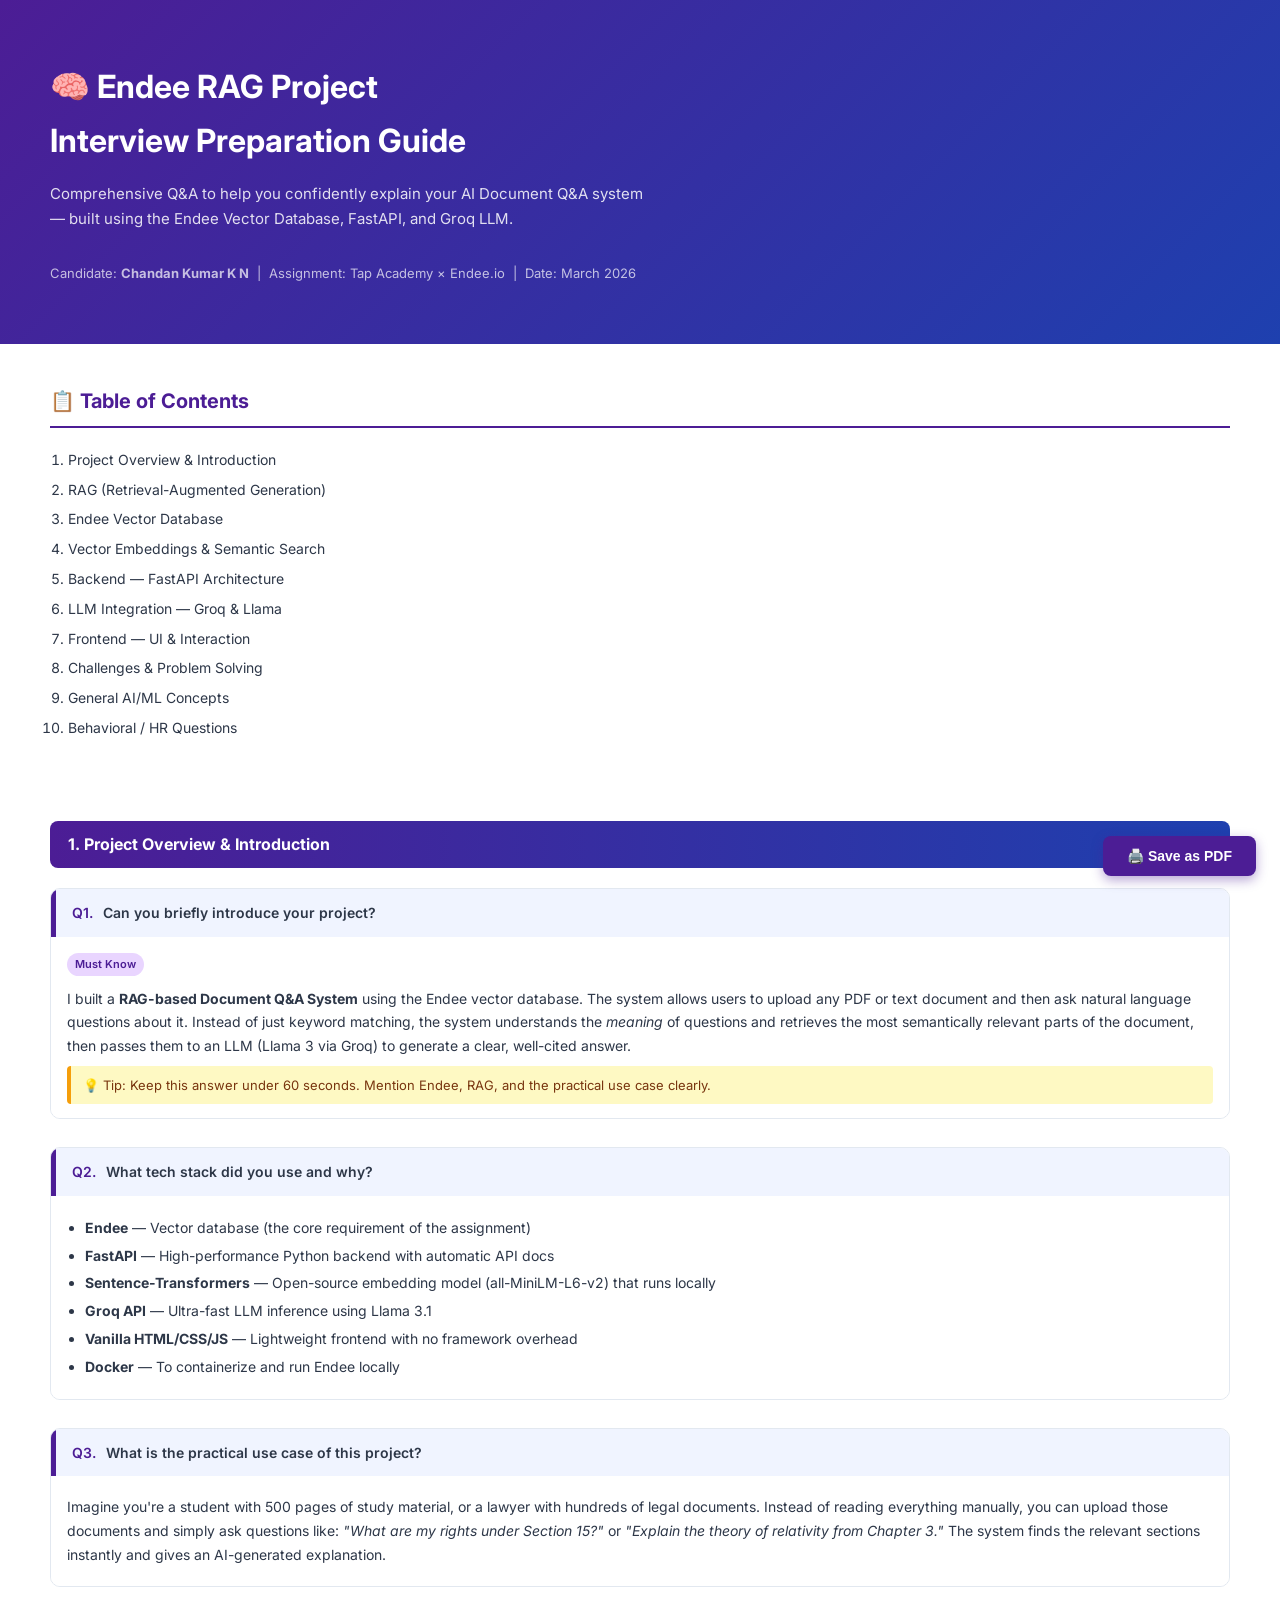
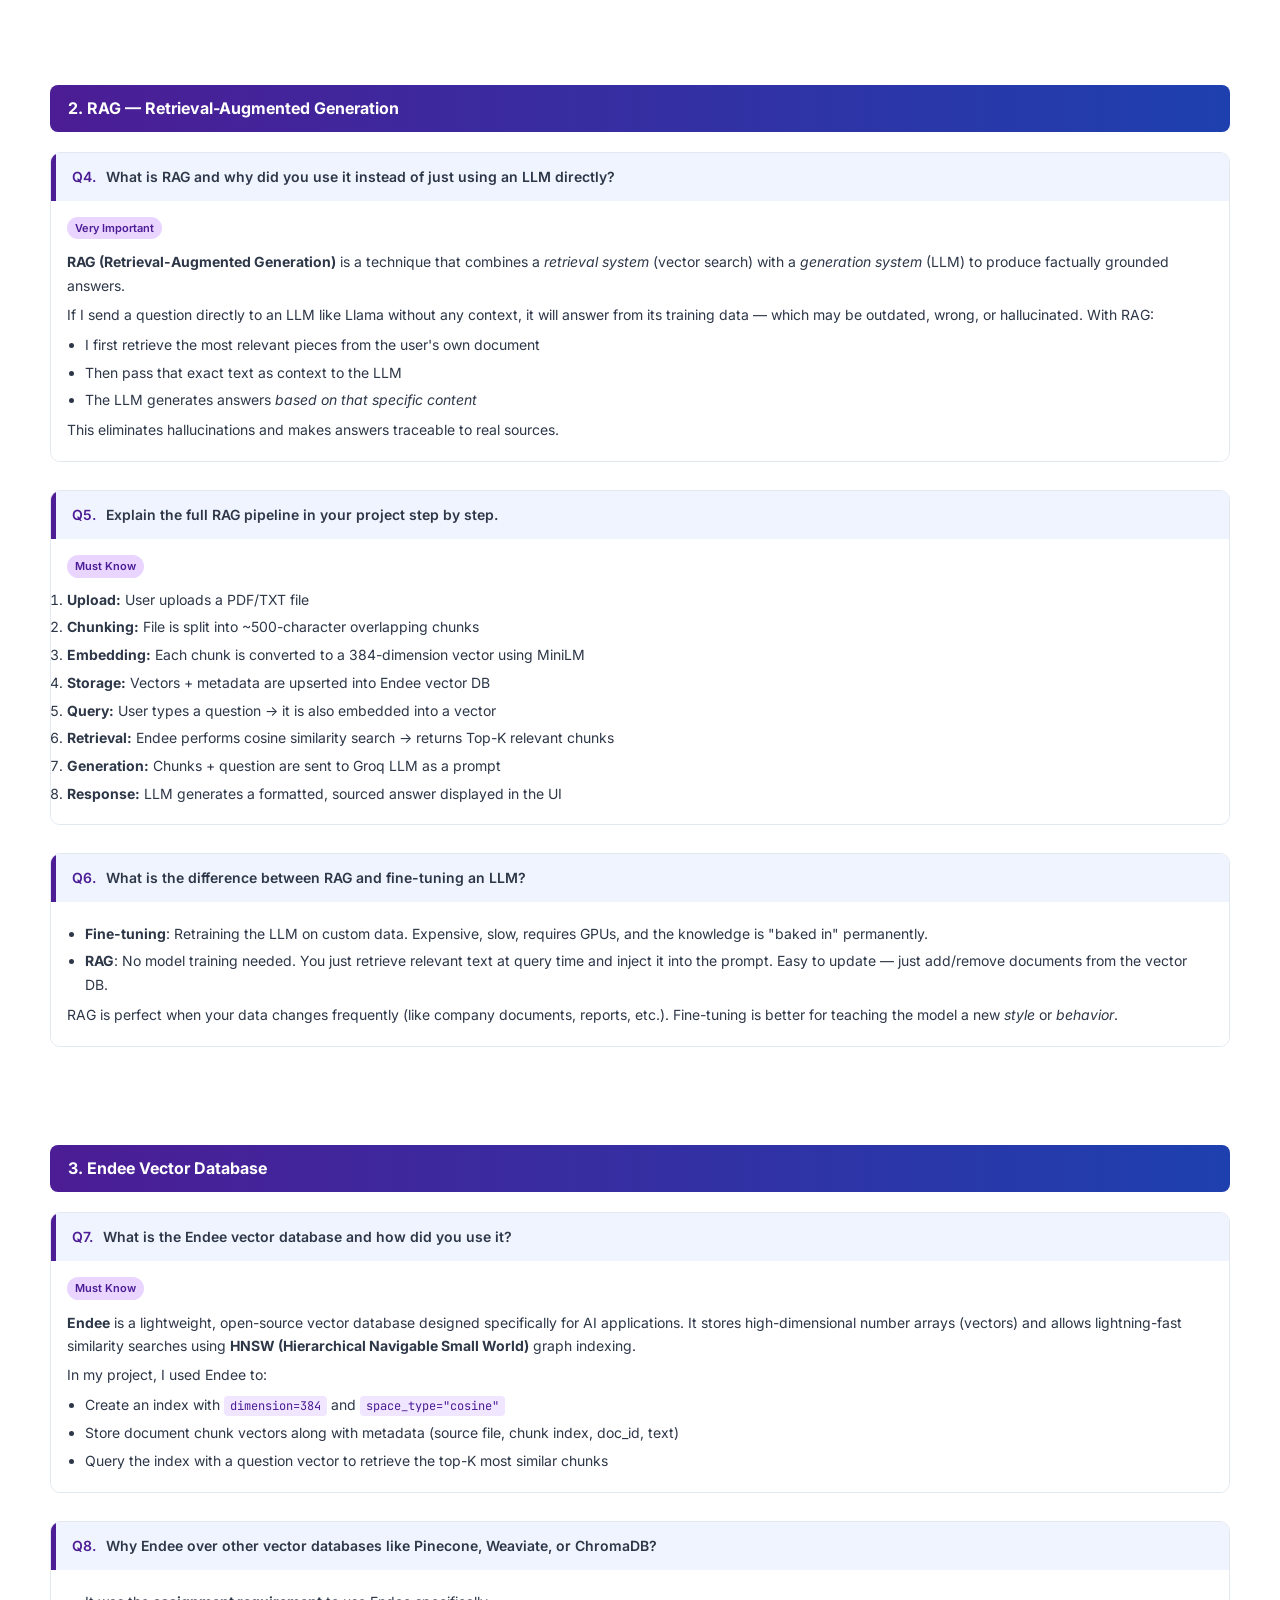
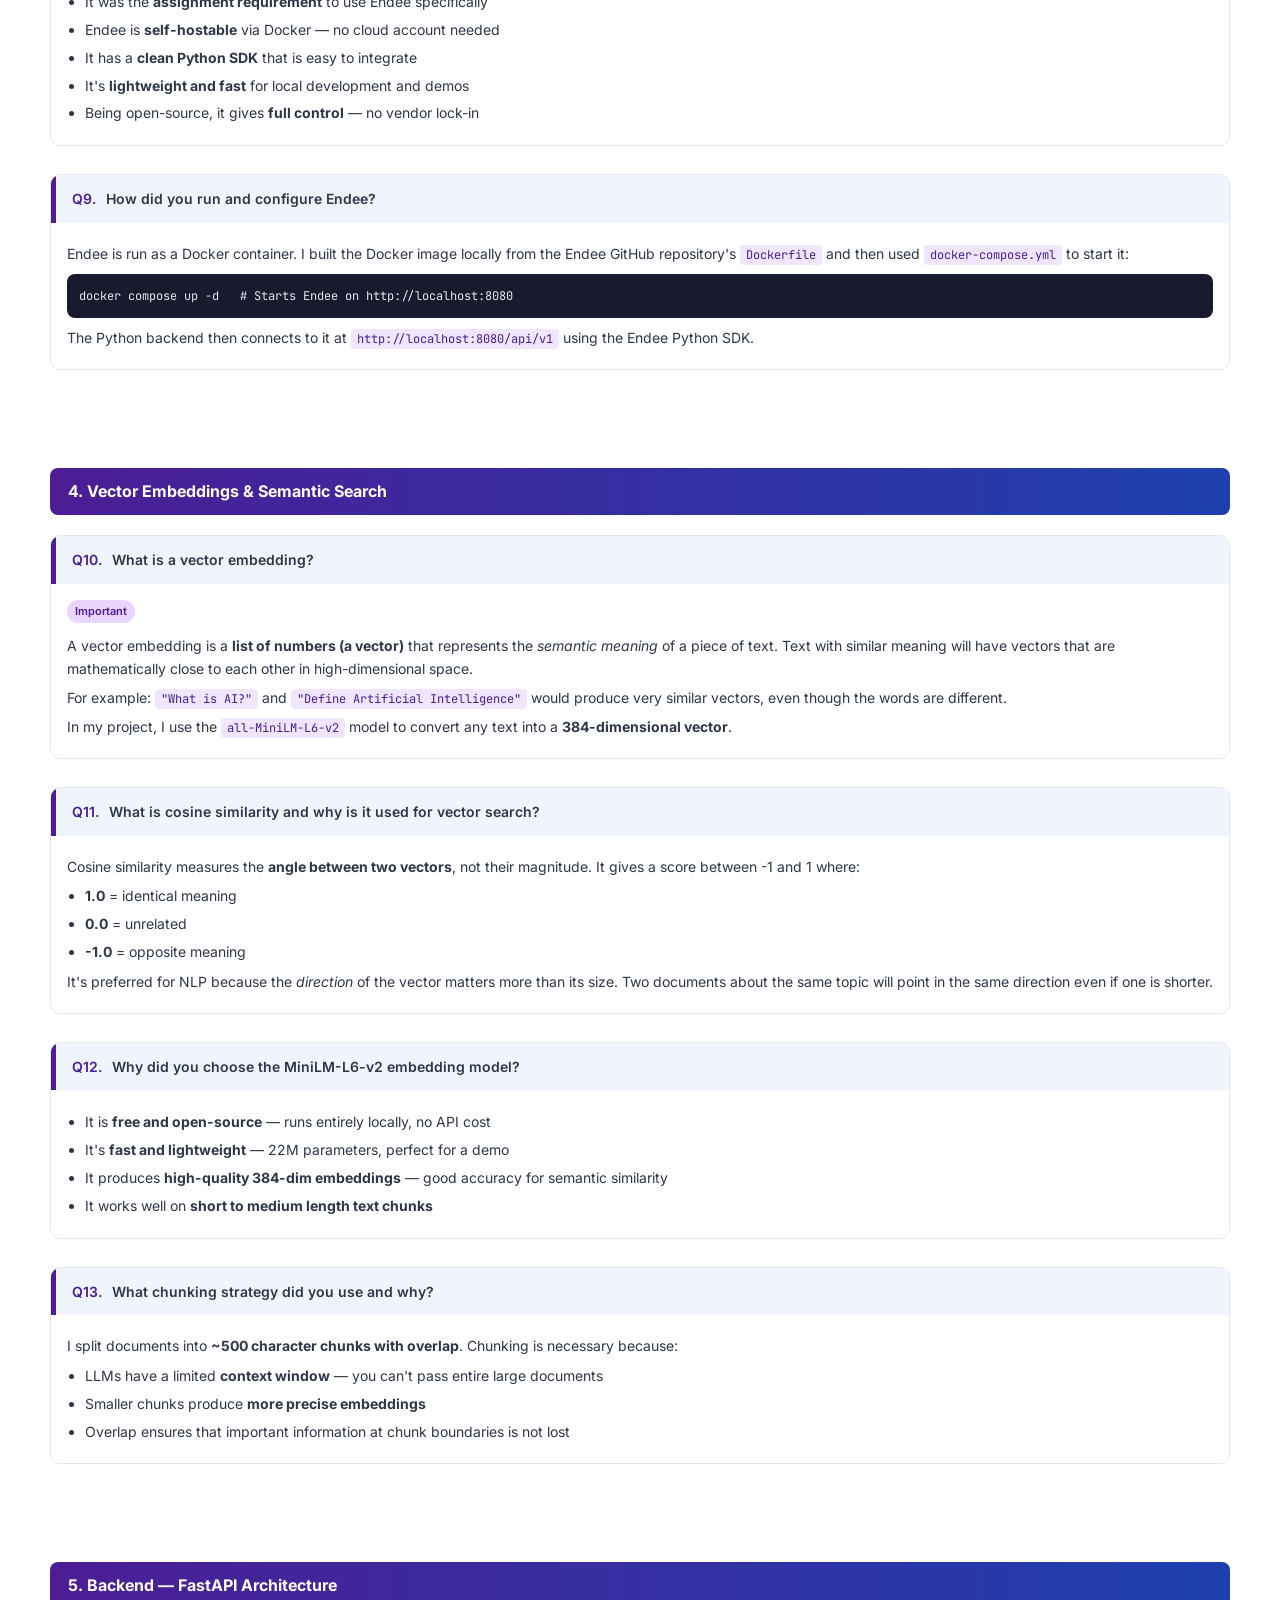
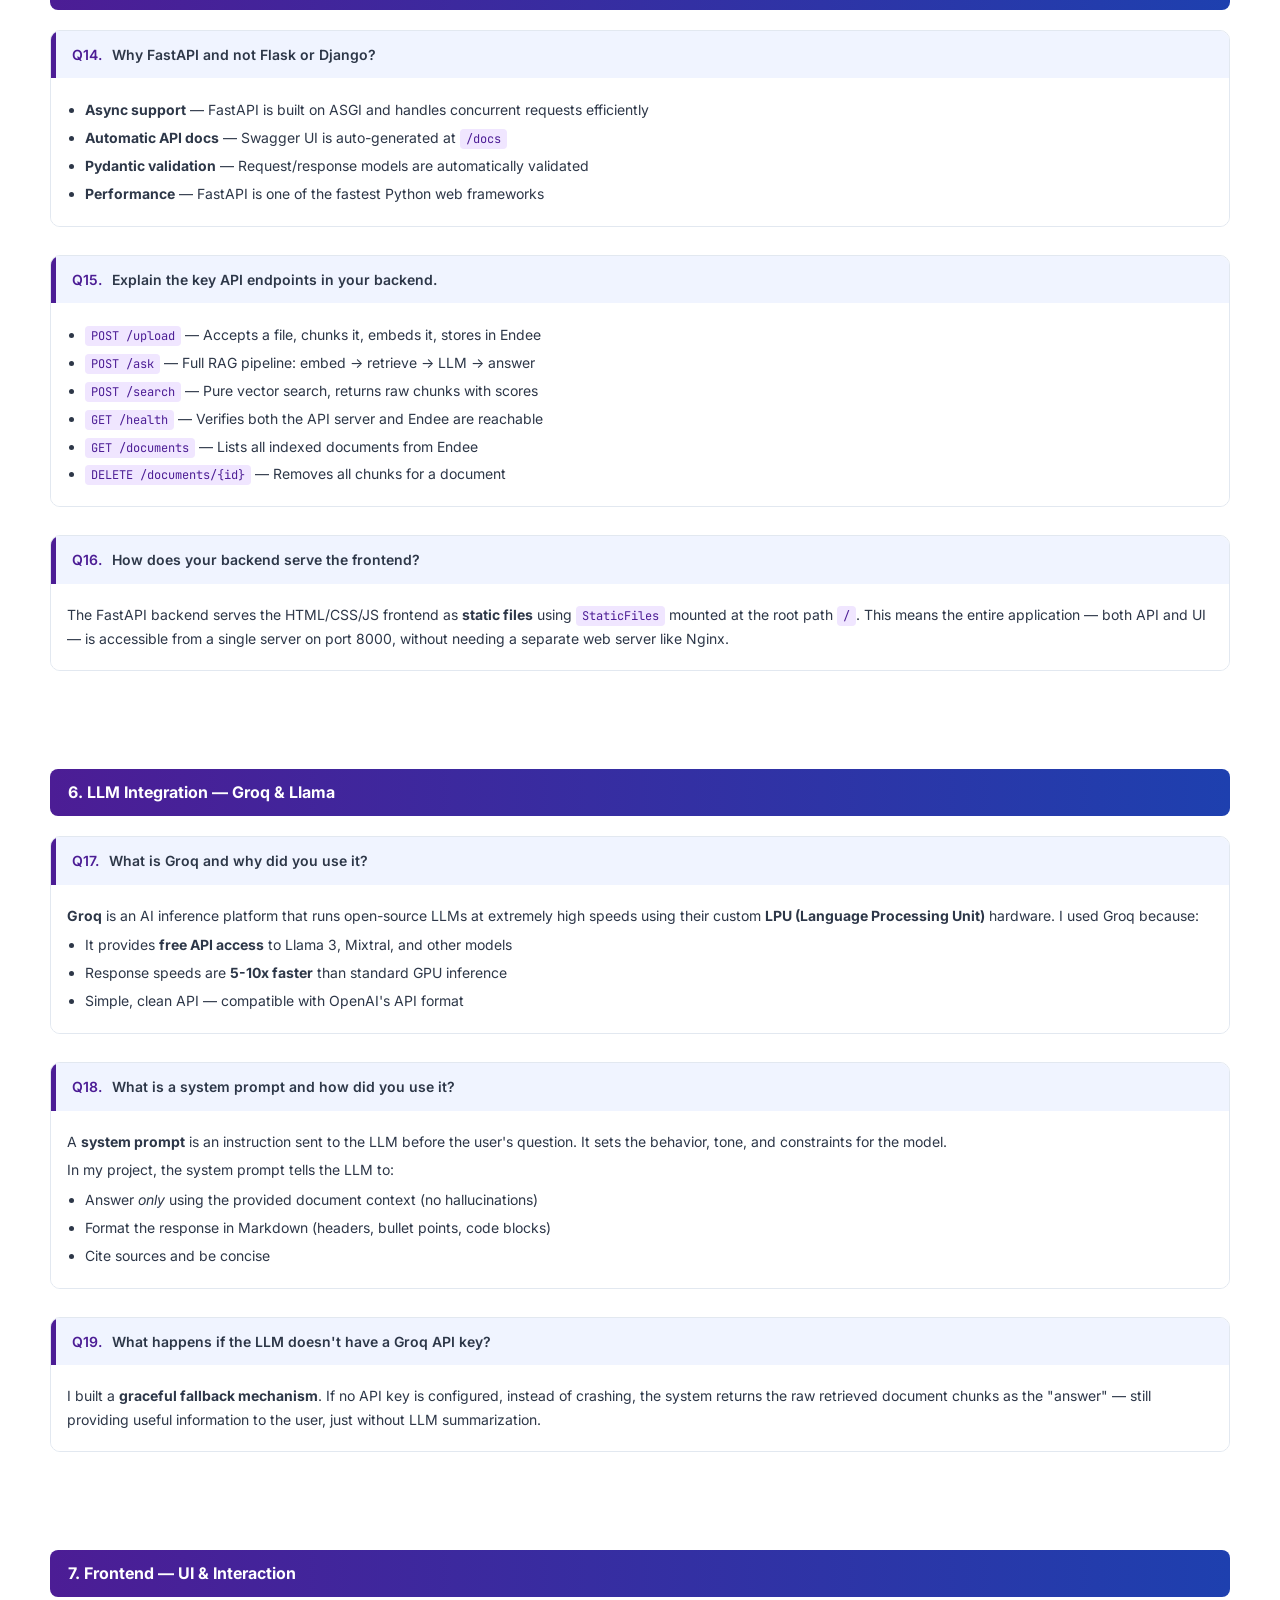
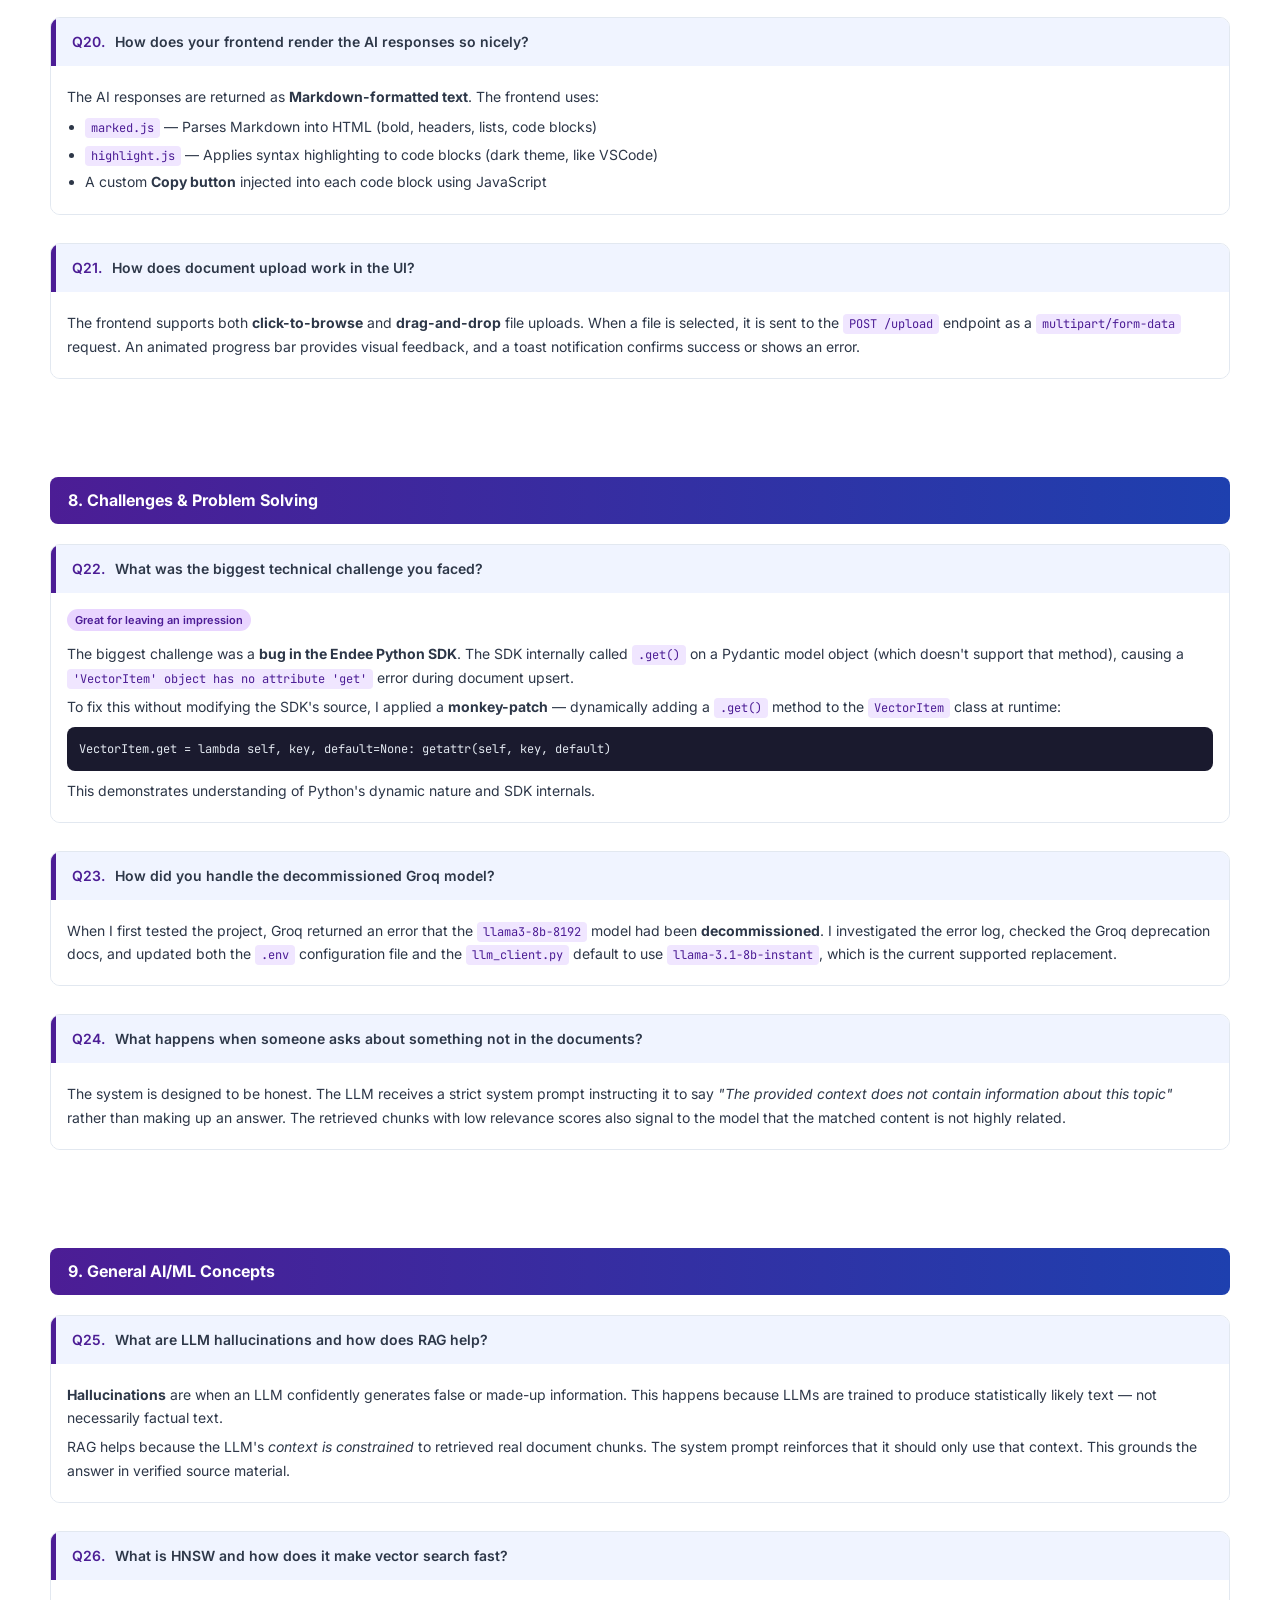
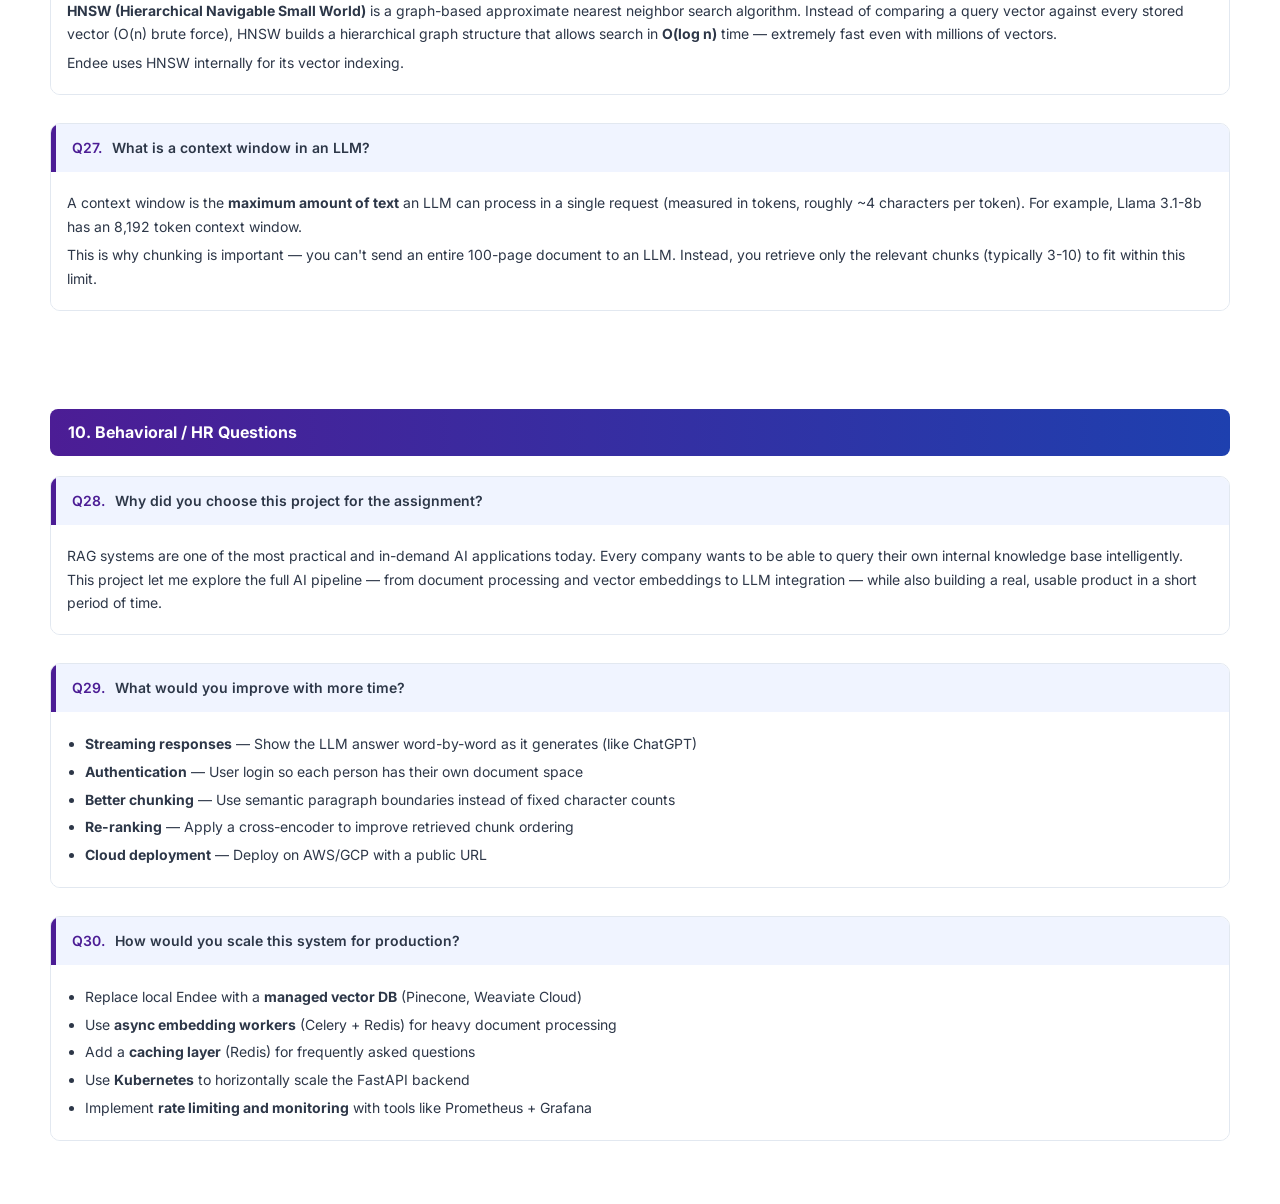
<file: chandan-rag-project/interview_prep.html>
<!DOCTYPE html>
<html lang="en">
<head>
<meta charset="UTF-8"/>
<title>Interview Prep — Endee RAG Project</title>
<style>
  @import url('https://fonts.googleapis.com/css2?family=Inter:wght@400;600;700&family=JetBrains+Mono&display=swap');
  *{box-sizing:border-box;margin:0;padding:0}
  body{font-family:'Inter',sans-serif;background:#fff;color:#1a202c;line-height:1.7;font-size:14px}
  .cover{background:linear-gradient(135deg,#4c1d95,#1e40af);color:#fff;padding:60px 50px;page-break-after:always}
  .cover h1{font-size:32px;font-weight:700;margin-bottom:12px}
  .cover p{font-size:15px;opacity:.85;max-width:600px}
  .cover .meta{margin-top:30px;font-size:13px;opacity:.7}
  .toc{padding:40px 50px;page-break-after:always}
  .toc h2{font-size:20px;font-weight:700;color:#4c1d95;margin-bottom:20px;border-bottom:2px solid #4c1d95;padding-bottom:8px}
  .toc ol{padding-left:18px}
  .toc li{margin:6px 0;color:#2d3748}
  .section{padding:35px 50px;page-break-inside:avoid}
  .section-header{background:linear-gradient(90deg,#4c1d95,#1e40af);color:#fff;padding:10px 18px;border-radius:8px;font-size:16px;font-weight:700;margin-bottom:20px}
  .qa{margin-bottom:28px;border:1px solid #e2e8f0;border-radius:10px;overflow:hidden}
  .question{background:#f0f4ff;border-left:5px solid #4c1d95;padding:12px 16px;font-weight:600;color:#2d3748;font-size:14px}
  .q-num{color:#4c1d95;margin-right:6px}
  .answer{padding:14px 16px;background:#fff}
  .answer p{margin:5px 0;color:#2d3748}
  .answer ul{padding-left:18px;margin:6px 0}
  .answer li{margin:4px 0;color:#2d3748}
  .answer code{background:#f0e6ff;color:#4c1d95;padding:2px 6px;border-radius:4px;font-family:'JetBrains Mono',monospace;font-size:12px}
  .answer pre{background:#1a1a2e;color:#e2e8f0;padding:12px;border-radius:8px;font-family:'JetBrains Mono',monospace;font-size:12px;overflow-x:auto;margin:8px 0}
  .tag{display:inline-block;background:#e9d5ff;color:#4c1d95;font-size:11px;padding:2px 8px;border-radius:20px;margin-bottom:6px;font-weight:600}
  .tip{background:#fef9c3;border-left:4px solid #f59e0b;padding:8px 12px;border-radius:4px;margin-top:8px;font-size:13px;color:#78350f}
  @media print{
    .cover{-webkit-print-color-adjust:exact;print-color-adjust:exact}
    .section-header{-webkit-print-color-adjust:exact;print-color-adjust:exact}
    .tag{-webkit-print-color-adjust:exact;print-color-adjust:exact}
    .answer pre{-webkit-print-color-adjust:exact;print-color-adjust:exact}
  }
  .print-btn{position:fixed;bottom:24px;right:24px;background:#4c1d95;color:#fff;border:none;padding:12px 24px;border-radius:8px;cursor:pointer;font-size:14px;font-weight:600;box-shadow:0 4px 12px rgba(76,29,149,.4)}
  .print-btn:hover{background:#6d28d9}
  @media print{.print-btn{display:none}}
</style>
</head>
<body>

<button class="print-btn" onclick="window.print()">🖨️ Save as PDF</button>

<!-- COVER PAGE -->
<div class="cover">
  <h1>🧠 Endee RAG Project<br/>Interview Preparation Guide</h1>
  <p>Comprehensive Q&A to help you confidently explain your AI Document Q&A system — built using the Endee Vector Database, FastAPI, and Groq LLM.</p>
  <div class="meta">
    Candidate: <strong>Chandan Kumar K N</strong> &nbsp;|&nbsp;
    Assignment: Tap Academy × Endee.io &nbsp;|&nbsp;
    Date: March 2026
  </div>
</div>

<!-- TABLE OF CONTENTS -->
<div class="toc">
  <h2>📋 Table of Contents</h2>
  <ol>
    <li>Project Overview & Introduction</li>
    <li>RAG (Retrieval-Augmented Generation)</li>
    <li>Endee Vector Database</li>
    <li>Vector Embeddings & Semantic Search</li>
    <li>Backend — FastAPI Architecture</li>
    <li>LLM Integration — Groq & Llama</li>
    <li>Frontend — UI & Interaction</li>
    <li>Challenges & Problem Solving</li>
    <li>General AI/ML Concepts</li>
    <li>Behavioral / HR Questions</li>
  </ol>
</div>

<!-- SECTION 1 -->
<div class="section">
  <div class="section-header">1. Project Overview & Introduction</div>

  <div class="qa">
    <div class="question"><span class="q-num">Q1.</span> Can you briefly introduce your project?</div>
    <div class="answer">
      <div class="tag">Must Know</div>
      <p>I built a <strong>RAG-based Document Q&A System</strong> using the Endee vector database. The system allows users to upload any PDF or text document and then ask natural language questions about it. Instead of just keyword matching, the system understands the <em>meaning</em> of questions and retrieves the most semantically relevant parts of the document, then passes them to an LLM (Llama 3 via Groq) to generate a clear, well-cited answer.</p>
      <div class="tip">💡 Tip: Keep this answer under 60 seconds. Mention Endee, RAG, and the practical use case clearly.</div>
    </div>
  </div>

  <div class="qa">
    <div class="question"><span class="q-num">Q2.</span> What tech stack did you use and why?</div>
    <div class="answer">
      <ul>
        <li><strong>Endee</strong> — Vector database (the core requirement of the assignment)</li>
        <li><strong>FastAPI</strong> — High-performance Python backend with automatic API docs</li>
        <li><strong>Sentence-Transformers</strong> — Open-source embedding model (all-MiniLM-L6-v2) that runs locally</li>
        <li><strong>Groq API</strong> — Ultra-fast LLM inference using Llama 3.1</li>
        <li><strong>Vanilla HTML/CSS/JS</strong> — Lightweight frontend with no framework overhead</li>
        <li><strong>Docker</strong> — To containerize and run Endee locally</li>
      </ul>
    </div>
  </div>

  <div class="qa">
    <div class="question"><span class="q-num">Q3.</span> What is the practical use case of this project?</div>
    <div class="answer">
      <p>Imagine you're a student with 500 pages of study material, or a lawyer with hundreds of legal documents. Instead of reading everything manually, you can upload those documents and simply ask questions like: <em>"What are my rights under Section 15?"</em> or <em>"Explain the theory of relativity from Chapter 3."</em> The system finds the relevant sections instantly and gives an AI-generated explanation.</p>
    </div>
  </div>
</div>

<!-- SECTION 2 -->
<div class="section">
  <div class="section-header">2. RAG — Retrieval-Augmented Generation</div>

  <div class="qa">
    <div class="question"><span class="q-num">Q4.</span> What is RAG and why did you use it instead of just using an LLM directly?</div>
    <div class="answer">
      <div class="tag">Very Important</div>
      <p><strong>RAG (Retrieval-Augmented Generation)</strong> is a technique that combines a <em>retrieval system</em> (vector search) with a <em>generation system</em> (LLM) to produce factually grounded answers.</p>
      <p>If I send a question directly to an LLM like Llama without any context, it will answer from its training data — which may be outdated, wrong, or hallucinated. With RAG:</p>
      <ul>
        <li>I first retrieve the most relevant pieces from the user's own document</li>
        <li>Then pass that exact text as context to the LLM</li>
        <li>The LLM generates answers <em>based on that specific content</em></li>
      </ul>
      <p>This eliminates hallucinations and makes answers traceable to real sources.</p>
    </div>
  </div>

  <div class="qa">
    <div class="question"><span class="q-num">Q5.</span> Explain the full RAG pipeline in your project step by step.</div>
    <div class="answer">
      <div class="tag">Must Know</div>
      <ol>
        <li><strong>Upload:</strong> User uploads a PDF/TXT file</li>
        <li><strong>Chunking:</strong> File is split into ~500-character overlapping chunks</li>
        <li><strong>Embedding:</strong> Each chunk is converted to a 384-dimension vector using MiniLM</li>
        <li><strong>Storage:</strong> Vectors + metadata are upserted into Endee vector DB</li>
        <li><strong>Query:</strong> User types a question → it is also embedded into a vector</li>
        <li><strong>Retrieval:</strong> Endee performs cosine similarity search → returns Top-K relevant chunks</li>
        <li><strong>Generation:</strong> Chunks + question are sent to Groq LLM as a prompt</li>
        <li><strong>Response:</strong> LLM generates a formatted, sourced answer displayed in the UI</li>
      </ol>
    </div>
  </div>

  <div class="qa">
    <div class="question"><span class="q-num">Q6.</span> What is the difference between RAG and fine-tuning an LLM?</div>
    <div class="answer">
      <ul>
        <li><strong>Fine-tuning</strong>: Retraining the LLM on custom data. Expensive, slow, requires GPUs, and the knowledge is "baked in" permanently.</li>
        <li><strong>RAG</strong>: No model training needed. You just retrieve relevant text at query time and inject it into the prompt. Easy to update — just add/remove documents from the vector DB.</li>
      </ul>
      <p>RAG is perfect when your data changes frequently (like company documents, reports, etc.). Fine-tuning is better for teaching the model a new <em>style</em> or <em>behavior</em>.</p>
    </div>
  </div>
</div>

<!-- SECTION 3 -->
<div class="section">
  <div class="section-header">3. Endee Vector Database</div>

  <div class="qa">
    <div class="question"><span class="q-num">Q7.</span> What is the Endee vector database and how did you use it?</div>
    <div class="answer">
      <div class="tag">Must Know</div>
      <p><strong>Endee</strong> is a lightweight, open-source vector database designed specifically for AI applications. It stores high-dimensional number arrays (vectors) and allows lightning-fast similarity searches using <strong>HNSW (Hierarchical Navigable Small World)</strong> graph indexing.</p>
      <p>In my project, I used Endee to:</p>
      <ul>
        <li>Create an index with <code>dimension=384</code> and <code>space_type="cosine"</code></li>
        <li>Store document chunk vectors along with metadata (source file, chunk index, doc_id, text)</li>
        <li>Query the index with a question vector to retrieve the top-K most similar chunks</li>
      </ul>
    </div>
  </div>

  <div class="qa">
    <div class="question"><span class="q-num">Q8.</span> Why Endee over other vector databases like Pinecone, Weaviate, or ChromaDB?</div>
    <div class="answer">
      <ul>
        <li>It was the <strong>assignment requirement</strong> to use Endee specifically</li>
        <li>Endee is <strong>self-hostable</strong> via Docker — no cloud account needed</li>
        <li>It has a <strong>clean Python SDK</strong> that is easy to integrate</li>
        <li>It's <strong>lightweight and fast</strong> for local development and demos</li>
        <li>Being open-source, it gives <strong>full control</strong> — no vendor lock-in</li>
      </ul>
    </div>
  </div>

  <div class="qa">
    <div class="question"><span class="q-num">Q9.</span> How did you run and configure Endee?</div>
    <div class="answer">
      <p>Endee is run as a Docker container. I built the Docker image locally from the Endee GitHub repository's <code>Dockerfile</code> and then used <code>docker-compose.yml</code> to start it:</p>
      <pre>docker compose up -d   # Starts Endee on http://localhost:8080</pre>
      <p>The Python backend then connects to it at <code>http://localhost:8080/api/v1</code> using the Endee Python SDK.</p>
    </div>
  </div>
</div>

<!-- SECTION 4 -->
<div class="section">
  <div class="section-header">4. Vector Embeddings & Semantic Search</div>

  <div class="qa">
    <div class="question"><span class="q-num">Q10.</span> What is a vector embedding?</div>
    <div class="answer">
      <div class="tag">Important</div>
      <p>A vector embedding is a <strong>list of numbers (a vector)</strong> that represents the <em>semantic meaning</em> of a piece of text. Text with similar meaning will have vectors that are mathematically close to each other in high-dimensional space.</p>
      <p>For example: <code>"What is AI?"</code> and <code>"Define Artificial Intelligence"</code> would produce very similar vectors, even though the words are different.</p>
      <p>In my project, I use the <code>all-MiniLM-L6-v2</code> model to convert any text into a <strong>384-dimensional vector</strong>.</p>
    </div>
  </div>

  <div class="qa">
    <div class="question"><span class="q-num">Q11.</span> What is cosine similarity and why is it used for vector search?</div>
    <div class="answer">
      <p>Cosine similarity measures the <strong>angle between two vectors</strong>, not their magnitude. It gives a score between -1 and 1 where:</p>
      <ul>
        <li><strong>1.0</strong> = identical meaning</li>
        <li><strong>0.0</strong> = unrelated</li>
        <li><strong>-1.0</strong> = opposite meaning</li>
      </ul>
      <p>It's preferred for NLP because the <em>direction</em> of the vector matters more than its size. Two documents about the same topic will point in the same direction even if one is shorter.</p>
    </div>
  </div>

  <div class="qa">
    <div class="question"><span class="q-num">Q12.</span> Why did you choose the MiniLM-L6-v2 embedding model?</div>
    <div class="answer">
      <ul>
        <li>It is <strong>free and open-source</strong> — runs entirely locally, no API cost</li>
        <li>It's <strong>fast and lightweight</strong> — 22M parameters, perfect for a demo</li>
        <li>It produces <strong>high-quality 384-dim embeddings</strong> — good accuracy for semantic similarity</li>
        <li>It works well on <strong>short to medium length text chunks</strong></li>
      </ul>
    </div>
  </div>

  <div class="qa">
    <div class="question"><span class="q-num">Q13.</span> What chunking strategy did you use and why?</div>
    <div class="answer">
      <p>I split documents into <strong>~500 character chunks with overlap</strong>. Chunking is necessary because:</p>
      <ul>
        <li>LLMs have a limited <strong>context window</strong> — you can't pass entire large documents</li>
        <li>Smaller chunks produce <strong>more precise embeddings</strong></li>
        <li>Overlap ensures that important information at chunk boundaries is not lost</li>
      </ul>
    </div>
  </div>
</div>

<!-- SECTION 5 -->
<div class="section">
  <div class="section-header">5. Backend — FastAPI Architecture</div>

  <div class="qa">
    <div class="question"><span class="q-num">Q14.</span> Why FastAPI and not Flask or Django?</div>
    <div class="answer">
      <ul>
        <li><strong>Async support</strong> — FastAPI is built on ASGI and handles concurrent requests efficiently</li>
        <li><strong>Automatic API docs</strong> — Swagger UI is auto-generated at <code>/docs</code></li>
        <li><strong>Pydantic validation</strong> — Request/response models are automatically validated</li>
        <li><strong>Performance</strong> — FastAPI is one of the fastest Python web frameworks</li>
      </ul>
    </div>
  </div>

  <div class="qa">
    <div class="question"><span class="q-num">Q15.</span> Explain the key API endpoints in your backend.</div>
    <div class="answer">
      <ul>
        <li><code>POST /upload</code> — Accepts a file, chunks it, embeds it, stores in Endee</li>
        <li><code>POST /ask</code> — Full RAG pipeline: embed → retrieve → LLM → answer</li>
        <li><code>POST /search</code> — Pure vector search, returns raw chunks with scores</li>
        <li><code>GET /health</code> — Verifies both the API server and Endee are reachable</li>
        <li><code>GET /documents</code> — Lists all indexed documents from Endee</li>
        <li><code>DELETE /documents/{id}</code> — Removes all chunks for a document</li>
      </ul>
    </div>
  </div>

  <div class="qa">
    <div class="question"><span class="q-num">Q16.</span> How does your backend serve the frontend?</div>
    <div class="answer">
      <p>The FastAPI backend serves the HTML/CSS/JS frontend as <strong>static files</strong> using <code>StaticFiles</code> mounted at the root path <code>/</code>. This means the entire application — both API and UI — is accessible from a single server on port 8000, without needing a separate web server like Nginx.</p>
    </div>
  </div>
</div>

<!-- SECTION 6 -->
<div class="section">
  <div class="section-header">6. LLM Integration — Groq & Llama</div>

  <div class="qa">
    <div class="question"><span class="q-num">Q17.</span> What is Groq and why did you use it?</div>
    <div class="answer">
      <p><strong>Groq</strong> is an AI inference platform that runs open-source LLMs at extremely high speeds using their custom <strong>LPU (Language Processing Unit)</strong> hardware. I used Groq because:</p>
      <ul>
        <li>It provides <strong>free API access</strong> to Llama 3, Mixtral, and other models</li>
        <li>Response speeds are <strong>5-10x faster</strong> than standard GPU inference</li>
        <li>Simple, clean API — compatible with OpenAI's API format</li>
      </ul>
    </div>
  </div>

  <div class="qa">
    <div class="question"><span class="q-num">Q18.</span> What is a system prompt and how did you use it?</div>
    <div class="answer">
      <p>A <strong>system prompt</strong> is an instruction sent to the LLM before the user's question. It sets the behavior, tone, and constraints for the model.</p>
      <p>In my project, the system prompt tells the LLM to:</p>
      <ul>
        <li>Answer <em>only</em> using the provided document context (no hallucinations)</li>
        <li>Format the response in Markdown (headers, bullet points, code blocks)</li>
        <li>Cite sources and be concise</li>
      </ul>
    </div>
  </div>

  <div class="qa">
    <div class="question"><span class="q-num">Q19.</span> What happens if the LLM doesn't have a Groq API key?</div>
    <div class="answer">
      <p>I built a <strong>graceful fallback mechanism</strong>. If no API key is configured, instead of crashing, the system returns the raw retrieved document chunks as the "answer" — still providing useful information to the user, just without LLM summarization.</p>
    </div>
  </div>
</div>

<!-- SECTION 7 -->
<div class="section">
  <div class="section-header">7. Frontend — UI & Interaction</div>

  <div class="qa">
    <div class="question"><span class="q-num">Q20.</span> How does your frontend render the AI responses so nicely?</div>
    <div class="answer">
      <p>The AI responses are returned as <strong>Markdown-formatted text</strong>. The frontend uses:</p>
      <ul>
        <li><code>marked.js</code> — Parses Markdown into HTML (bold, headers, lists, code blocks)</li>
        <li><code>highlight.js</code> — Applies syntax highlighting to code blocks (dark theme, like VSCode)</li>
        <li>A custom <strong>Copy button</strong> injected into each code block using JavaScript</li>
      </ul>
    </div>
  </div>

  <div class="qa">
    <div class="question"><span class="q-num">Q21.</span> How does document upload work in the UI?</div>
    <div class="answer">
      <p>The frontend supports both <strong>click-to-browse</strong> and <strong>drag-and-drop</strong> file uploads. When a file is selected, it is sent to the <code>POST /upload</code> endpoint as a <code>multipart/form-data</code> request. An animated progress bar provides visual feedback, and a toast notification confirms success or shows an error.</p>
    </div>
  </div>
</div>

<!-- SECTION 8 -->
<div class="section">
  <div class="section-header">8. Challenges & Problem Solving</div>

  <div class="qa">
    <div class="question"><span class="q-num">Q22.</span> What was the biggest technical challenge you faced?</div>
    <div class="answer">
      <div class="tag">Great for leaving an impression</div>
      <p>The biggest challenge was a <strong>bug in the Endee Python SDK</strong>. The SDK internally called <code>.get()</code> on a Pydantic model object (which doesn't support that method), causing a <code>'VectorItem' object has no attribute 'get'</code> error during document upsert.</p>
      <p>To fix this without modifying the SDK's source, I applied a <strong>monkey-patch</strong> — dynamically adding a <code>.get()</code> method to the <code>VectorItem</code> class at runtime:</p>
      <pre>VectorItem.get = lambda self, key, default=None: getattr(self, key, default)</pre>
      <p>This demonstrates understanding of Python's dynamic nature and SDK internals.</p>
    </div>
  </div>

  <div class="qa">
    <div class="question"><span class="q-num">Q23.</span> How did you handle the decommissioned Groq model?</div>
    <div class="answer">
      <p>When I first tested the project, Groq returned an error that the <code>llama3-8b-8192</code> model had been <strong>decommissioned</strong>. I investigated the error log, checked the Groq deprecation docs, and updated both the <code>.env</code> configuration file and the <code>llm_client.py</code> default to use <code>llama-3.1-8b-instant</code>, which is the current supported replacement.</p>
    </div>
  </div>

  <div class="qa">
    <div class="question"><span class="q-num">Q24.</span> What happens when someone asks about something not in the documents?</div>
    <div class="answer">
      <p>The system is designed to be honest. The LLM receives a strict system prompt instructing it to say <em>"The provided context does not contain information about this topic"</em> rather than making up an answer. The retrieved chunks with low relevance scores also signal to the model that the matched content is not highly related.</p>
    </div>
  </div>
</div>

<!-- SECTION 9 -->
<div class="section">
  <div class="section-header">9. General AI/ML Concepts</div>

  <div class="qa">
    <div class="question"><span class="q-num">Q25.</span> What are LLM hallucinations and how does RAG help?</div>
    <div class="answer">
      <p><strong>Hallucinations</strong> are when an LLM confidently generates false or made-up information. This happens because LLMs are trained to produce statistically likely text — not necessarily factual text.</p>
      <p>RAG helps because the LLM's <em>context is constrained</em> to retrieved real document chunks. The system prompt reinforces that it should only use that context. This grounds the answer in verified source material.</p>
    </div>
  </div>

  <div class="qa">
    <div class="question"><span class="q-num">Q26.</span> What is HNSW and how does it make vector search fast?</div>
    <div class="answer">
      <p><strong>HNSW (Hierarchical Navigable Small World)</strong> is a graph-based approximate nearest neighbor search algorithm. Instead of comparing a query vector against every stored vector (O(n) brute force), HNSW builds a hierarchical graph structure that allows search in <strong>O(log n)</strong> time — extremely fast even with millions of vectors.</p>
      <p>Endee uses HNSW internally for its vector indexing.</p>
    </div>
  </div>

  <div class="qa">
    <div class="question"><span class="q-num">Q27.</span> What is a context window in an LLM?</div>
    <div class="answer">
      <p>A context window is the <strong>maximum amount of text</strong> an LLM can process in a single request (measured in tokens, roughly ~4 characters per token). For example, Llama 3.1-8b has an 8,192 token context window.</p>
      <p>This is why chunking is important — you can't send an entire 100-page document to an LLM. Instead, you retrieve only the relevant chunks (typically 3-10) to fit within this limit.</p>
    </div>
  </div>
</div>

<!-- SECTION 10 -->
<div class="section">
  <div class="section-header">10. Behavioral / HR Questions</div>

  <div class="qa">
    <div class="question"><span class="q-num">Q28.</span> Why did you choose this project for the assignment?</div>
    <div class="answer">
      <p>RAG systems are one of the most practical and in-demand AI applications today. Every company wants to be able to query their own internal knowledge base intelligently. This project let me explore the full AI pipeline — from document processing and vector embeddings to LLM integration — while also building a real, usable product in a short period of time.</p>
    </div>
  </div>

  <div class="qa">
    <div class="question"><span class="q-num">Q29.</span> What would you improve with more time?</div>
    <div class="answer">
      <ul>
        <li><strong>Streaming responses</strong> — Show the LLM answer word-by-word as it generates (like ChatGPT)</li>
        <li><strong>Authentication</strong> — User login so each person has their own document space</li>
        <li><strong>Better chunking</strong> — Use semantic paragraph boundaries instead of fixed character counts</li>
        <li><strong>Re-ranking</strong> — Apply a cross-encoder to improve retrieved chunk ordering</li>
        <li><strong>Cloud deployment</strong> — Deploy on AWS/GCP with a public URL</li>
      </ul>
    </div>
  </div>

  <div class="qa">
    <div class="question"><span class="q-num">Q30.</span> How would you scale this system for production?</div>
    <div class="answer">
      <ul>
        <li>Replace local Endee with a <strong>managed vector DB</strong> (Pinecone, Weaviate Cloud)</li>
        <li>Use <strong>async embedding workers</strong> (Celery + Redis) for heavy document processing</li>
        <li>Add a <strong>caching layer</strong> (Redis) for frequently asked questions</li>
        <li>Use <strong>Kubernetes</strong> to horizontally scale the FastAPI backend</li>
        <li>Implement <strong>rate limiting and monitoring</strong> with tools like Prometheus + Grafana</li>
      </ul>
    </div>
  </div>
</div>

</body>
</html>
</file>
